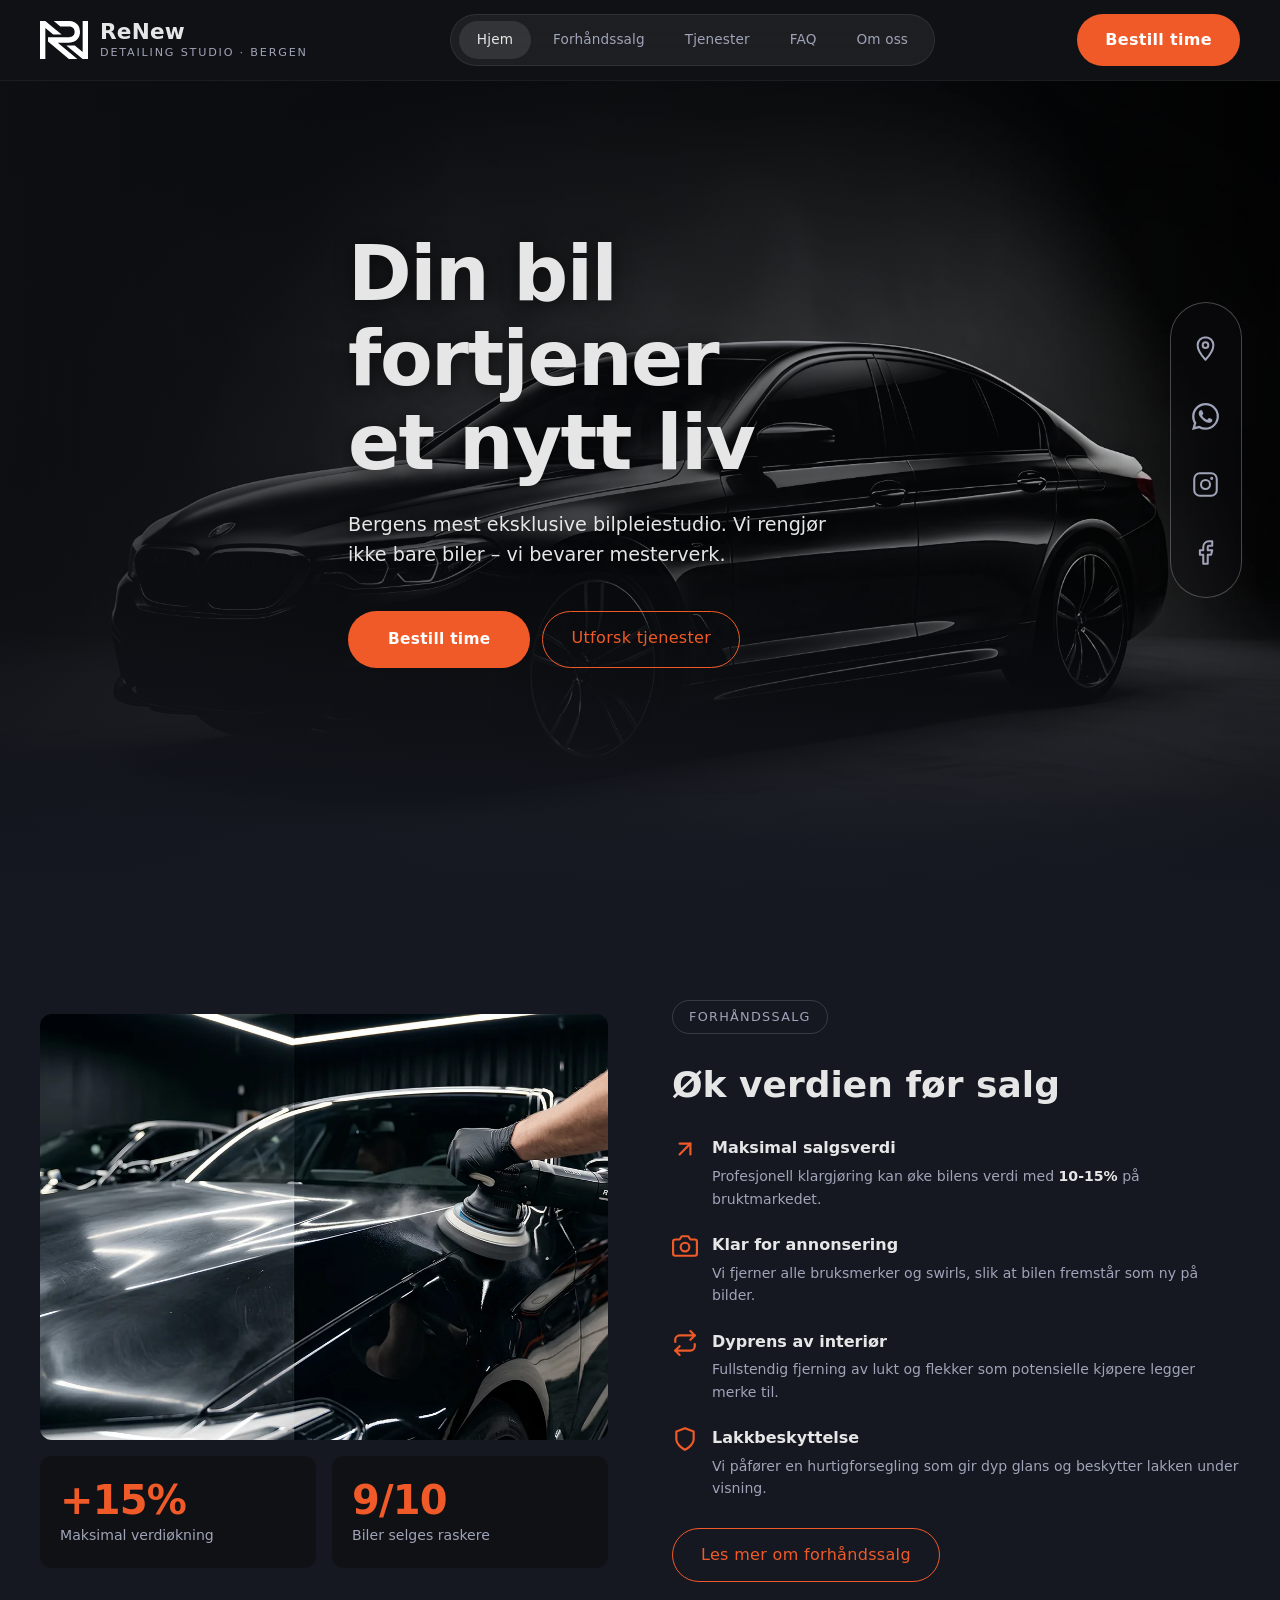
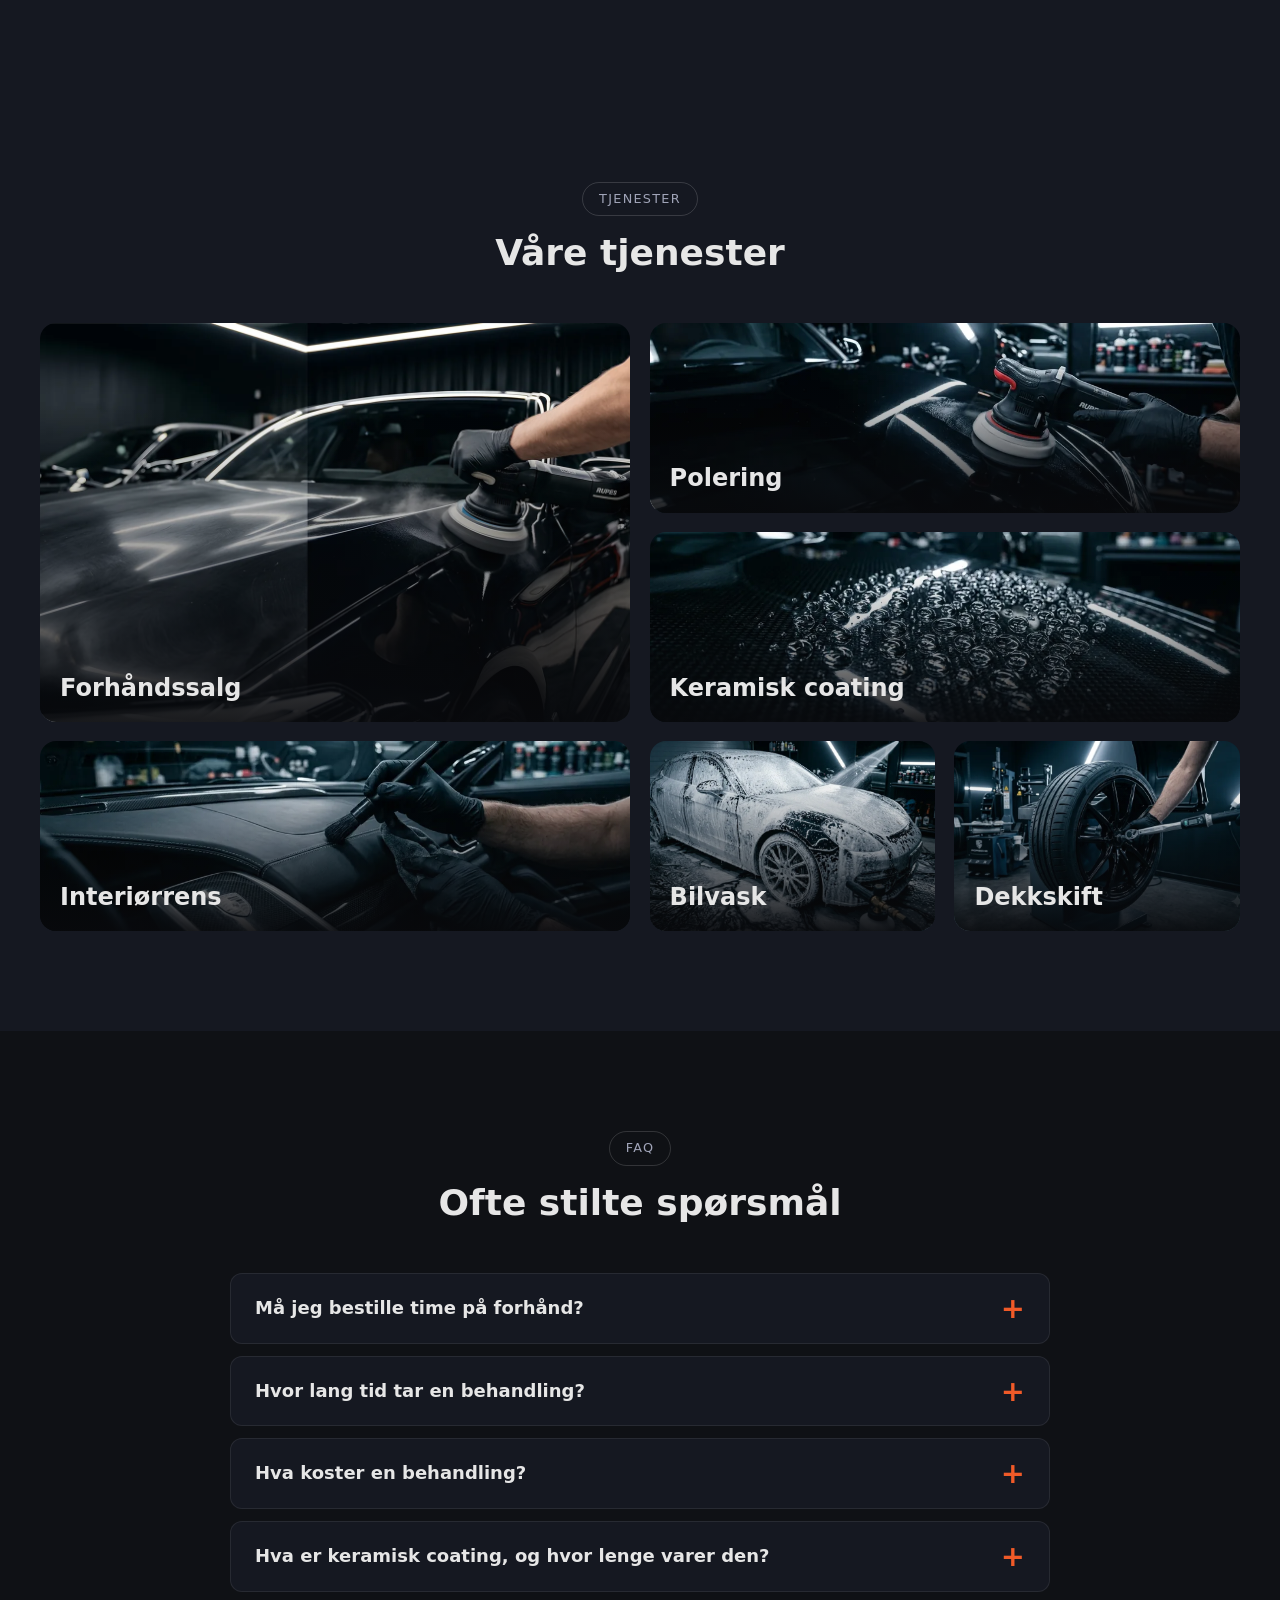
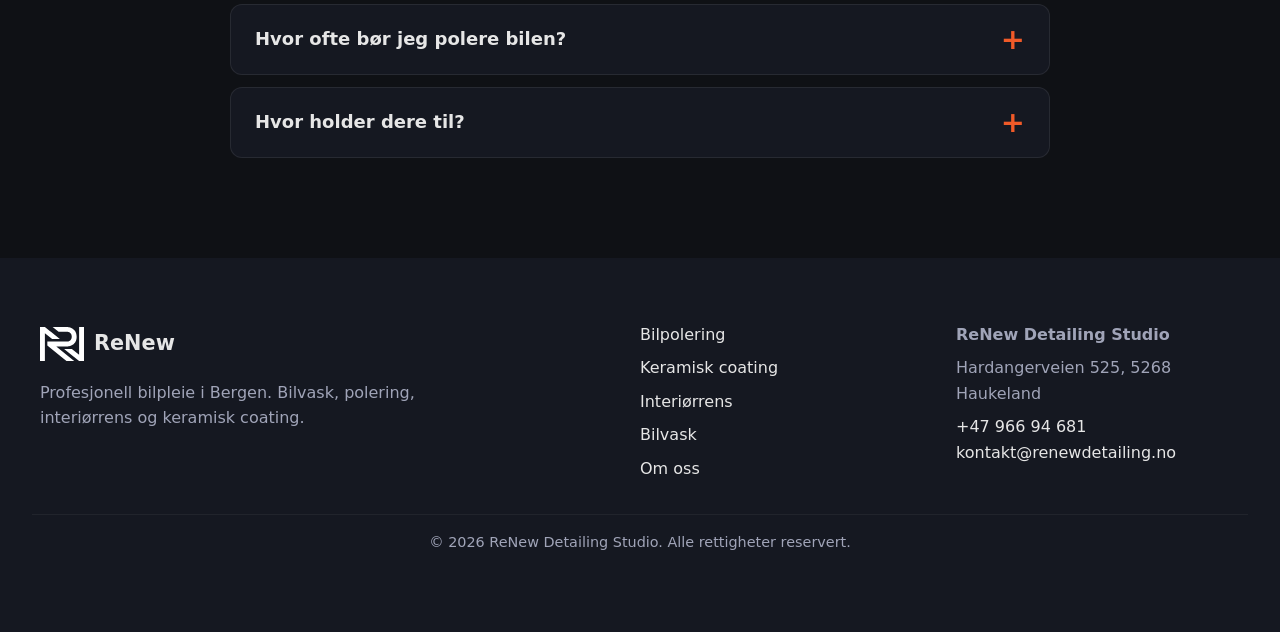
<file: index.html>
<!DOCTYPE html>
<html lang="no">
<head>
  <meta charset="UTF-8">
  <meta name="viewport" content="width=device-width, initial-scale=1.0">

  <title>Bilpleie i Bergen | Polering, Vask, Keramisk Coating</title>
  <meta name="description" content="Profesjonell bilpleie i Bergen. Bilpolering, innvendig rens, keramisk coating og grundig bilvask.">

  <!-- Open Graph / social sharing (update domain when live) -->
  <meta property="og:type" content="website">
  <meta property="og:locale" content="nb_NO">
  <meta property="og:site_name" content="ReNew Detailing Studio">
  <meta property="og:title" content="Bilpleie i Bergen | ReNew Detailing Studio">
  <meta property="og:description" content="Profesjonell bilpleie i Bergen – polering, keramisk coating, interiørrens og bilvask.">
  <meta property="og:image" content="/assets/images/hero/hero-bg.webp">
  <meta name="twitter:card" content="summary_large_image">

  <link rel="icon" href="/favicon.ico">
  <link rel="stylesheet" href="/assets/css/main.css">

  <!-- Local business structured data (helps local SEO) -->
  <script type="application/ld+json">
  {
    "@context": "https://schema.org",
    "@type": "AutoWash",
    "name": "ReNew Detailing Studio",
    "description": "Profesjonell bilpleie i Bergen – polering, keramisk coating, interiørrens og bilvask.",
    "address": {
      "@type": "PostalAddress",
      "streetAddress": "Hardangerveien 525",
      "postalCode": "5268",
      "addressLocality": "Haukeland",
      "addressCountry": "NO"
    },
    "telephone": "+47 966 94 681",
    "areaServed": "Bergen",
    "sameAs": [
      "https://www.instagram.com/renew_detailing_studio_bergen/"
    ]
  }
  </script>

  <!-- FAQ structured data (mirrors the FAQ section below) -->
  <script type="application/ld+json">
  {
    "@context": "https://schema.org",
    "@type": "FAQPage",
    "mainEntity": [
      {
        "@type": "Question",
        "name": "Må jeg bestille time på forhånd?",
        "acceptedAnswer": {
          "@type": "Answer",
          "text": "Ja, vi anbefaler å bestille time på forhånd slik at vi kan sette av nok tid til bilen din. Ta kontakt på telefon eller WhatsApp, så finner vi et tidspunkt som passer."
        }
      },
      {
        "@type": "Question",
        "name": "Hvor lang tid tar en behandling?",
        "acceptedAnswer": {
          "@type": "Answer",
          "text": "Det avhenger av tjenesten og bilens tilstand. En enkel bilvask tar under en time, mens polering eller keramisk coating kan ta fra noen timer til en hel dag."
        }
      },
      {
        "@type": "Question",
        "name": "Hva koster en behandling?",
        "acceptedAnswer": {
          "@type": "Answer",
          "text": "Prisen avhenger av bilens størrelse, tilstand og hvilken tjeneste du velger. Kontakt oss for et uforpliktende pristilbud."
        }
      },
      {
        "@type": "Question",
        "name": "Hva er keramisk coating, og hvor lenge varer den?",
        "acceptedAnswer": {
          "@type": "Answer",
          "text": "Keramisk coating er et beskyttende lag som legges på lakken og gir dyp glans, enklere vask og beskyttelse mot smuss og UV. Avhengig av produkt og vedlikehold varer den fra ett til flere år."
        }
      },
      {
        "@type": "Question",
        "name": "Hvor ofte bør jeg polere bilen?",
        "acceptedAnswer": {
          "@type": "Answer",
          "text": "For de fleste biler holder det med polering én til to ganger i året. Har du keramisk coating eller lakkbeskyttelse, trenger du å polere sjeldnere."
        }
      },
      {
        "@type": "Question",
        "name": "Hvor holder dere til?",
        "acceptedAnswer": {
          "@type": "Answer",
          "text": "Vi holder til på Hardangerveien 525, 5268 Haukeland, like utenfor Bergen sentrum."
        }
      }
    ]
  }
  </script>
</head>

<body>

  <!-- Header -->
  <div id="site-header"></div>

  <!-- Hero / Banner -->
  <main>
    <section class="hero">

      <!-- Main content -->
      <div class="hero-content">
        <h1>Din bil fortjener<br>et nytt liv</h1>
        <p>Bergens mest eksklusive bilpleiestudio. Vi rengjør ikke bare biler – vi bevarer mesterverk.</p>

        <div class="hero-buttons">
          <a href="/kontakt/" class="btn-primary">Bestill time</a>
          <a href="#tjenester" class="btn-outline">Utforsk tjenester</a>
        </div>
      </div>

      <!-- Social sidebar (desktop) -->
      <div class="hero-social" aria-label="Sosiale medier">
        <a href="#" aria-label="Finn oss på kart">
          <svg xmlns="http://www.w3.org/2000/svg" viewBox="0 0 24 24" fill="none" stroke="currentColor" stroke-width="1.8" stroke-linecap="round" stroke-linejoin="round">
            <path d="M12 2C8.13 2 5 5.13 5 9c0 5.25 7 13 7 13s7-7.75 7-13c0-3.87-3.13-7-7-7z"/>
            <circle cx="12" cy="9" r="2.5"/>
          </svg>
        </a>
        <a href="tel:+4796694681" aria-label="Ring oss">
          <svg xmlns="http://www.w3.org/2000/svg" viewBox="0 0 24 24" fill="none" stroke="currentColor" stroke-width="1.8" stroke-linecap="round" stroke-linejoin="round">
            <path d="M22 16.92v3a2 2 0 01-2.18 2 19.79 19.79 0 01-8.63-3.07A19.5 19.5 0 013.07 9.81 19.79 19.79 0 01.01 1.18 2 2 0 012 0h3a2 2 0 012 1.72c.127.96.361 1.903.7 2.81a2 2 0 01-.45 2.11L6.09 7.91a16 16 0 006 6l1.27-1.27a2 2 0 012.11-.45c.907.339 1.85.573 2.81.7A2 2 0 0122 14.92z"/>
          </svg>
        </a>
        <a href="https://wa.me/4796694681?text=Hei%21%20Jeg%20%C3%B8nsker%20et%20tilbud%20p%C3%A5%20bilpleie." target="_blank" rel="noopener" aria-label="WhatsApp">
          <svg xmlns="http://www.w3.org/2000/svg" viewBox="0 0 24 24" fill="currentColor" aria-hidden="true">
            <path d="M17.472 14.382c-.297-.149-1.758-.867-2.03-.967-.273-.099-.471-.148-.67.15-.197.297-.767.967-.94 1.164-.173.199-.347.223-.644.075-.297-.15-1.255-.463-2.39-1.475-.883-.788-1.48-1.761-1.653-2.059-.173-.297-.018-.458.13-.606.134-.133.298-.347.446-.52.149-.174.198-.298.298-.497.099-.198.05-.371-.025-.52-.075-.149-.669-1.612-.916-2.207-.242-.579-.487-.5-.669-.51l-.57-.01c-.198 0-.52.074-.792.372-.272.297-1.04 1.016-1.04 2.479 0 1.462 1.065 2.875 1.213 3.074.149.198 2.096 3.2 5.077 4.487.709.306 1.262.489 1.694.625.712.227 1.36.195 1.872.118.571-.085 1.758-.719 2.006-1.413.248-.694.248-1.289.173-1.413-.074-.124-.272-.198-.57-.347m-5.421 7.403h-.004a9.87 9.87 0 01-5.031-1.378l-.361-.214-3.741.982.998-3.648-.235-.374a9.86 9.86 0 01-1.51-5.26c.001-5.45 4.436-9.884 9.888-9.884 2.64 0 5.122 1.03 6.988 2.898a9.825 9.825 0 012.893 6.994c-.003 5.45-4.437 9.885-9.885 9.885M20.52 3.449C18.24 1.245 15.24 0 12.045 0 5.463 0 .104 5.359.101 11.945c0 2.096.547 4.142 1.588 5.945L0 24l6.305-1.654a11.882 11.882 0 005.683 1.448h.005c6.581 0 11.94-5.359 11.943-11.945a11.86 11.86 0 00-3.495-8.4"/>
          </svg>
        </a>
        <a href="https://www.instagram.com/renew_detailing_studio_bergen/" target="_blank" rel="noopener" aria-label="Instagram">
          <svg xmlns="http://www.w3.org/2000/svg" viewBox="0 0 24 24" fill="none" stroke="currentColor" stroke-width="1.8" stroke-linecap="round" stroke-linejoin="round">
            <rect x="2" y="2" width="20" height="20" rx="5" ry="5"/>
            <circle cx="12" cy="12" r="4"/>
            <circle cx="17.5" cy="6.5" r="0.5" fill="currentColor"/>
          </svg>
        </a>
        <a href="https://facebook.com" target="_blank" rel="noopener" aria-label="Facebook">
          <svg xmlns="http://www.w3.org/2000/svg" viewBox="0 0 24 24" fill="none" stroke="currentColor" stroke-width="1.8" stroke-linecap="round" stroke-linejoin="round">
            <path d="M18 2h-3a5 5 0 00-5 5v3H7v4h3v8h4v-8h3l1-4h-4V7a1 1 0 011-1h3z"/>
          </svg>
        </a>
      </div>

      <!-- Mobile bottom bar -->
      <nav class="hero-mobile-bar" aria-label="Kontakt og sosiale medier">
        <a href="https://maps.google.com" target="_blank" rel="noopener" aria-label="Finn oss på kart">
          <svg xmlns="http://www.w3.org/2000/svg" viewBox="0 0 24 24" fill="none" stroke="currentColor" stroke-width="1.8" stroke-linecap="round" stroke-linejoin="round">
            <path d="M12 2C8.13 2 5 5.13 5 9c0 5.25 7 13 7 13s7-7.75 7-13c0-3.87-3.13-7-7-7z"/>
            <circle cx="12" cy="9" r="2.5"/>
          </svg>
        </a>
        <a href="tel:+4796694681" aria-label="Ring oss">
          <svg xmlns="http://www.w3.org/2000/svg" viewBox="0 0 24 24" fill="none" stroke="currentColor" stroke-width="1.8" stroke-linecap="round" stroke-linejoin="round">
            <path d="M22 16.92v3a2 2 0 01-2.18 2 19.79 19.79 0 01-8.63-3.07A19.5 19.5 0 013.07 9.81 19.79 19.79 0 01.01 1.18 2 2 0 012 0h3a2 2 0 012 1.72c.127.96.361 1.903.7 2.81a2 2 0 01-.45 2.11L6.09 7.91a16 16 0 006 6l1.27-1.27a2 2 0 012.11-.45c.907.339 1.85.573 2.81.7A2 2 0 0122 14.92z"/>
          </svg>
        </a>
        <a href="https://wa.me/4796694681?text=Hei%21%20Jeg%20%C3%B8nsker%20et%20tilbud%20p%C3%A5%20bilpleie." target="_blank" rel="noopener" aria-label="WhatsApp">
          <svg xmlns="http://www.w3.org/2000/svg" viewBox="0 0 24 24" fill="currentColor" aria-hidden="true">
            <path d="M17.472 14.382c-.297-.149-1.758-.867-2.03-.967-.273-.099-.471-.148-.67.15-.197.297-.767.967-.94 1.164-.173.199-.347.223-.644.075-.297-.15-1.255-.463-2.39-1.475-.883-.788-1.48-1.761-1.653-2.059-.173-.297-.018-.458.13-.606.134-.133.298-.347.446-.52.149-.174.198-.298.298-.497.099-.198.05-.371-.025-.52-.075-.149-.669-1.612-.916-2.207-.242-.579-.487-.5-.669-.51l-.57-.01c-.198 0-.52.074-.792.372-.272.297-1.04 1.016-1.04 2.479 0 1.462 1.065 2.875 1.213 3.074.149.198 2.096 3.2 5.077 4.487.709.306 1.262.489 1.694.625.712.227 1.36.195 1.872.118.571-.085 1.758-.719 2.006-1.413.248-.694.248-1.289.173-1.413-.074-.124-.272-.198-.57-.347m-5.421 7.403h-.004a9.87 9.87 0 01-5.031-1.378l-.361-.214-3.741.982.998-3.648-.235-.374a9.86 9.86 0 01-1.51-5.26c.001-5.45 4.436-9.884 9.888-9.884 2.64 0 5.122 1.03 6.988 2.898a9.825 9.825 0 012.893 6.994c-.003 5.45-4.437 9.885-9.885 9.885M20.52 3.449C18.24 1.245 15.24 0 12.045 0 5.463 0 .104 5.359.101 11.945c0 2.096.547 4.142 1.588 5.945L0 24l6.305-1.654a11.882 11.882 0 005.683 1.448h.005c6.581 0 11.94-5.359 11.943-11.945a11.86 11.86 0 00-3.495-8.4"/>
          </svg>
        </a>
        <a href="https://www.instagram.com/renew_detailing_studio_bergen/" target="_blank" rel="noopener" aria-label="Instagram">
          <svg xmlns="http://www.w3.org/2000/svg" viewBox="0 0 24 24" fill="none" stroke="currentColor" stroke-width="1.8" stroke-linecap="round" stroke-linejoin="round">
            <rect x="2" y="2" width="20" height="20" rx="5" ry="5"/>
            <circle cx="12" cy="12" r="4"/>
            <circle cx="17.5" cy="6.5" r="0.5" fill="currentColor"/>
          </svg>
        </a>
        <a href="https://facebook.com" target="_blank" rel="noopener" aria-label="Facebook">
          <svg xmlns="http://www.w3.org/2000/svg" viewBox="0 0 24 24" fill="none" stroke="currentColor" stroke-width="1.8" stroke-linecap="round" stroke-linejoin="round">
            <path d="M18 2h-3a5 5 0 00-5 5v3H7v4h3v8h4v-8h3l1-4h-4V7a1 1 0 011-1h3z"/>
          </svg>
        </a>
      </nav>

    </section>

    <!-- Forhåndssalg — Feature block -->
    <section class="feature-section forhands-salg" id="forhands-salg">
      <div class="feature-inner">

        <!-- Left: image + stats -->
        <div class="feature-media">
          <div class="feature-img-wrap">
            <!-- TODO: замени на своё фото (рекомендуемый размер: 800×600px webp) -->
            <img
              src="/assets/images/services/forhands-salg.webp"
              alt="Profesjonell bilpolering og forhåndssalg klargjøring Bergen"
              loading="lazy"
            >
          </div>
          <div class="feature-stats">
            <div class="stat-box">
              <span class="stat-value">+15%</span>
              <span class="stat-label">Maksimal verdiøkning</span>
            </div>
            <div class="stat-box">
              <span class="stat-value">9/10</span>
              <span class="stat-label">Biler selges raskere</span>
            </div>
          </div>
        </div>

        <!-- Right: content -->
        <div class="feature-content">
          <span class="section-tag">Forhåndssalg</span>
          <h2>Øk verdien før salg</h2>

          <ul class="feature-list">
            <li>
              <span class="feature-icon">
                <svg xmlns="http://www.w3.org/2000/svg" viewBox="0 0 24 24" fill="none" stroke="currentColor" stroke-width="2" stroke-linecap="round" stroke-linejoin="round">
                  <line x1="7" y1="17" x2="17" y2="7"/><polyline points="7 7 17 7 17 17"/>
                </svg>
              </span>
              <div>
                <strong>Maksimal salgsverdi</strong>
                <p>Profesjonell klargjøring kan øke bilens verdi med <strong>10-15%</strong> på bruktmarkedet.</p>
              </div>
            </li>
            <li>
              <span class="feature-icon">
                <svg xmlns="http://www.w3.org/2000/svg" viewBox="0 0 24 24" fill="none" stroke="currentColor" stroke-width="2" stroke-linecap="round" stroke-linejoin="round">
                  <path d="M23 19a2 2 0 01-2 2H3a2 2 0 01-2-2V8a2 2 0 012-2h4l2-3h6l2 3h4a2 2 0 012 2z"/><circle cx="12" cy="13" r="4"/>
                </svg>
              </span>
              <div>
                <strong>Klar for annonsering</strong>
                <p>Vi fjerner alle bruksmerker og swirls, slik at bilen fremstår som ny på bilder.</p>
              </div>
            </li>
            <li>
              <span class="feature-icon">
                <svg xmlns="http://www.w3.org/2000/svg" viewBox="0 0 24 24" fill="none" stroke="currentColor" stroke-width="2" stroke-linecap="round" stroke-linejoin="round">
                  <polyline points="17 1 21 5 17 9"/><path d="M3 11V9a4 4 0 014-4h14"/><polyline points="7 23 3 19 7 15"/><path d="M21 13v2a4 4 0 01-4 4H3"/>
                </svg>
              </span>
              <div>
                <strong>Dyprens av interiør</strong>
                <p>Fullstendig fjerning av lukt og flekker som potensielle kjøpere legger merke til.</p>
              </div>
            </li>
            <li>
              <span class="feature-icon">
                <svg xmlns="http://www.w3.org/2000/svg" viewBox="0 0 24 24" fill="none" stroke="currentColor" stroke-width="2" stroke-linecap="round" stroke-linejoin="round">
                  <path d="M12 22s8-4 8-10V5l-8-3-8 3v7c0 6 8 10 8 10z"/>
                </svg>
              </span>
              <div>
                <strong>Lakkbeskyttelse</strong>
                <p>Vi påfører en hurtigforsegling som gir dyp glans og beskytter lakken under visning.</p>
              </div>
            </li>
          </ul>

          <a href="/kontakt/" class="btn-outline">Les mer om forhåndssalg</a>
        </div>

      </div>
    </section>

    <section class="services" id="tjenester">
      <div class="services-head">
        <span class="section-tag">Tjenester</span>
        <h2>Våre tjenester</h2>
      </div>

      <div class="services-grid">
        <!-- Size = priority. Add more tiles with size-lg / size-wide / size-sm -->
        <a class="service-tile size-lg" href="/forhandssalg/"
           style="--img: url('/assets/images/services/forhands-salg.webp')">
          <div class="service-overlay">
            <h3>Forhåndssalg</h3>
            <p>Komplett salgsklargjøring som hjelper deg å selge bilen raskere og for mer.</p>
          </div>
        </a>

        <a class="service-tile size-wide" href="/bilpolering-bergen/"
           style="--img: url('/assets/images/services/polering.webp')">
          <div class="service-overlay">
            <h3>Polering</h3>
            <p>1–3-stegs polering og lokal korrigering for å fjerne vaskeriper og gi dyp glans.</p>
          </div>
        </a>

        <a class="service-tile size-wide" href="/keramisk-coating-bergen/"
           style="--img: url('/assets/images/services/keramisk-coating.webp')">
          <div class="service-overlay">
            <h3>Keramisk coating</h3>
            <p>Langvarig keramisk beskyttelse som gir ekstrem glans og gjør bilen lettere å holde ren.</p>
          </div>
        </a>

        <a class="service-tile size-wide" href="/interior-rens-bergen/"
           style="--img: url('/assets/images/services/interior-rens.webp')">
          <div class="service-overlay">
            <h3>Interiørrens</h3>
            <p>Grundig rengjøring av kupé, seter og detaljer – fjerner lukt, flekker og skitt.</p>
          </div>
        </a>

        <a class="service-tile size-sm" href="/bilvask-bergen/"
           style="--img: url('/assets/images/services/bilvask.webp')">
          <div class="service-overlay">
            <h3>Bilvask</h3>
            <p>Skånsom håndvask med høy standard som forbereder lakken og bevarer overflaten.</p>
          </div>
        </a>

        <a class="service-tile size-sm" href="/dekkskift/"
           style="--img: url('/assets/images/services/dekkskift.webp')">
          <div class="service-overlay">
            <h3>Dekkskift</h3>
            <p>Rask og trygg skifte av hjul mellom sesongene – riktig montering hver gang.</p>
          </div>
        </a>
      </div>
    </section>

    <!-- FAQ -->
    <section class="faq" id="faq">
      <div class="faq-head">
        <span class="section-tag">FAQ</span>
        <h2>Ofte stilte spørsmål</h2>
      </div>

      <div class="faq-list">
        <details class="faq-item">
          <summary>Må jeg bestille time på forhånd?</summary>
          <div class="faq-answer">
            <p>Ja, vi anbefaler å bestille time på forhånd slik at vi kan sette av nok tid til bilen din. Ta kontakt på telefon eller WhatsApp, så finner vi et tidspunkt som passer.</p>
          </div>
        </details>

        <details class="faq-item">
          <summary>Hvor lang tid tar en behandling?</summary>
          <div class="faq-answer">
            <p>Det avhenger av tjenesten og bilens tilstand. En enkel bilvask tar under en time, mens polering eller keramisk coating kan ta fra noen timer til en hel dag. Du får et tidsestimat når du bestiller.</p>
          </div>
        </details>

        <details class="faq-item">
          <summary>Hva koster en behandling?</summary>
          <div class="faq-answer">
            <p>Prisen avhenger av bilens størrelse, tilstand og hvilken tjeneste du velger. Kontakt oss for et uforpliktende pristilbud – gjerne med et bilde av bilen på WhatsApp.</p>
          </div>
        </details>

        <details class="faq-item">
          <summary>Hva er keramisk coating, og hvor lenge varer den?</summary>
          <div class="faq-answer">
            <p>Keramisk coating er et beskyttende lag som legges på lakken og gir dyp glans, enklere vask og beskyttelse mot smuss og UV. Avhengig av produkt og vedlikehold varer den fra ett til flere år.</p>
          </div>
        </details>

        <details class="faq-item">
          <summary>Hvor ofte bør jeg polere bilen?</summary>
          <div class="faq-answer">
            <p>For de fleste biler holder det med polering én til to ganger i året. Har du keramisk coating eller lakkbeskyttelse, trenger du å polere sjeldnere.</p>
          </div>
        </details>

        <details class="faq-item">
          <summary>Hvor holder dere til?</summary>
          <div class="faq-answer">
            <p>Vi holder til på Hardangerveien 525, 5268 Haukeland, like utenfor Bergen sentrum. Se kart og veibeskrivelse på <a href="/om-oss/">Om oss</a>-siden.</p>
          </div>
        </details>
      </div>
    </section>
  </main>

  <!-- Footer -->
  <div id="site-footer"></div>

  <script src="/assets/js/main.js" defer></script>
</body>
</html>
</file>
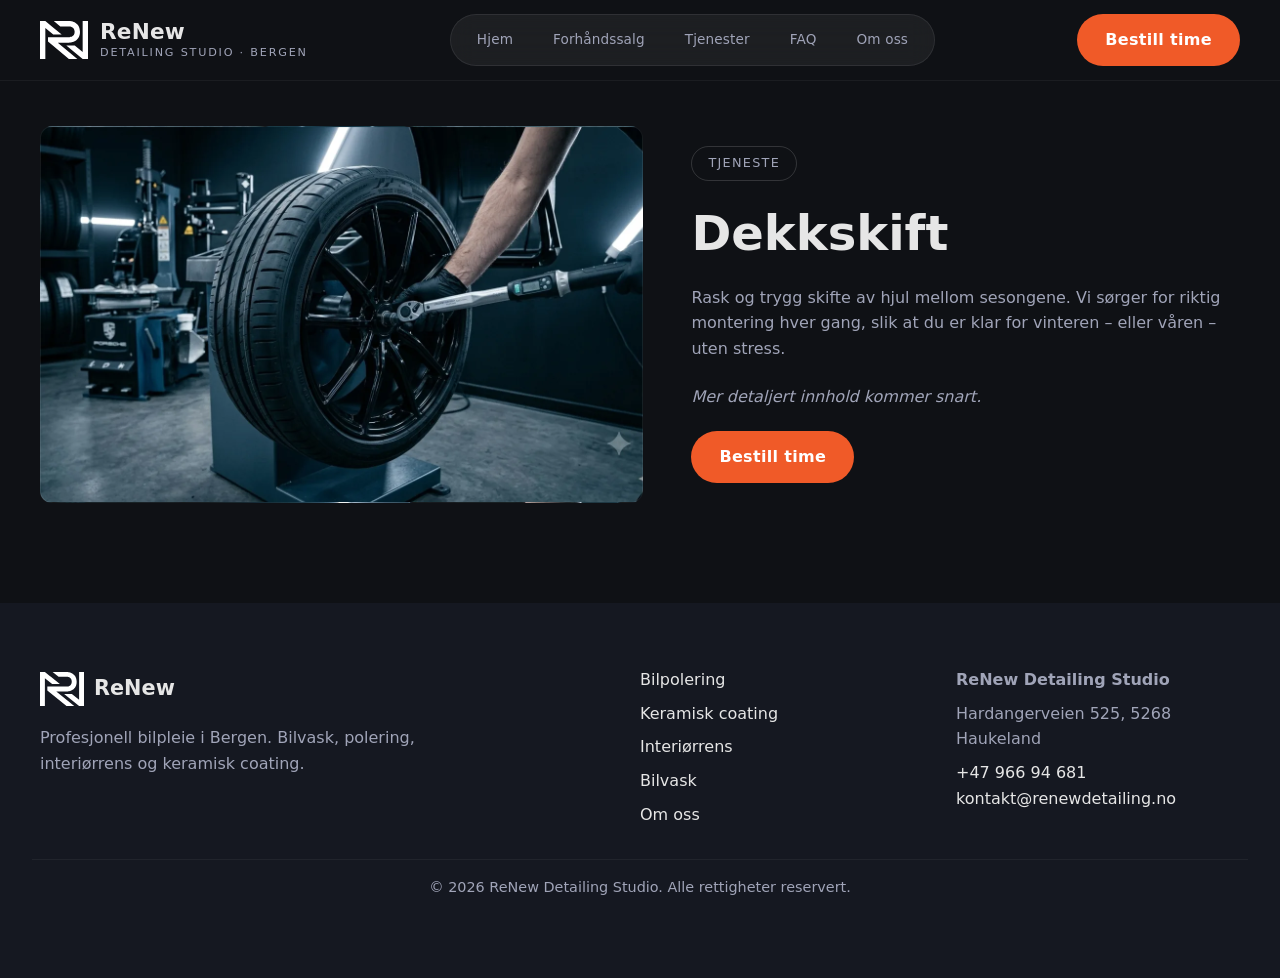
<file: dekkskift/index.html>
<!DOCTYPE html>
<html lang="no">
<head>
  <meta charset="UTF-8">
  <meta name="viewport" content="width=device-width, initial-scale=1.0">

  <title>Dekkskift i Bergen | ReNew Detailing Studio</title>
  <meta name="description" content="Rask og trygg dekkskift og hjulskifte i Bergen. Vi hjelper deg med sesongskifte av hjul – riktig montering hver gang.">

  <link rel="icon" href="/favicon.ico">
  <link rel="stylesheet" href="/assets/css/main.css">
</head>

<body>

  <div id="site-header"></div>

  <main>
    <section class="service-intro">
      <div class="service-intro-inner">

        <div class="service-intro-media"
             style="--img: url('/assets/images/services/dekkskift-full.webp')"
             role="img" aria-label="Dekkskift i Bergen"></div>

        <div class="service-intro-content">
          <span class="section-tag">Tjeneste</span>
          <h1>Dekkskift</h1>
          <p>
            Rask og trygg skifte av hjul mellom sesongene. Vi sørger for riktig
            montering hver gang, slik at du er klar for vinteren – eller våren –
            uten stress.
          </p>
          <p><em>Mer detaljert innhold kommer snart.</em></p>
          <a class="btn-primary" href="/kontakt/">Bestill time</a>
        </div>

      </div>
    </section>
  </main>

  <div id="site-footer"></div>

  <script src="/assets/js/main.js" defer></script>
</body>
</html>
</file>
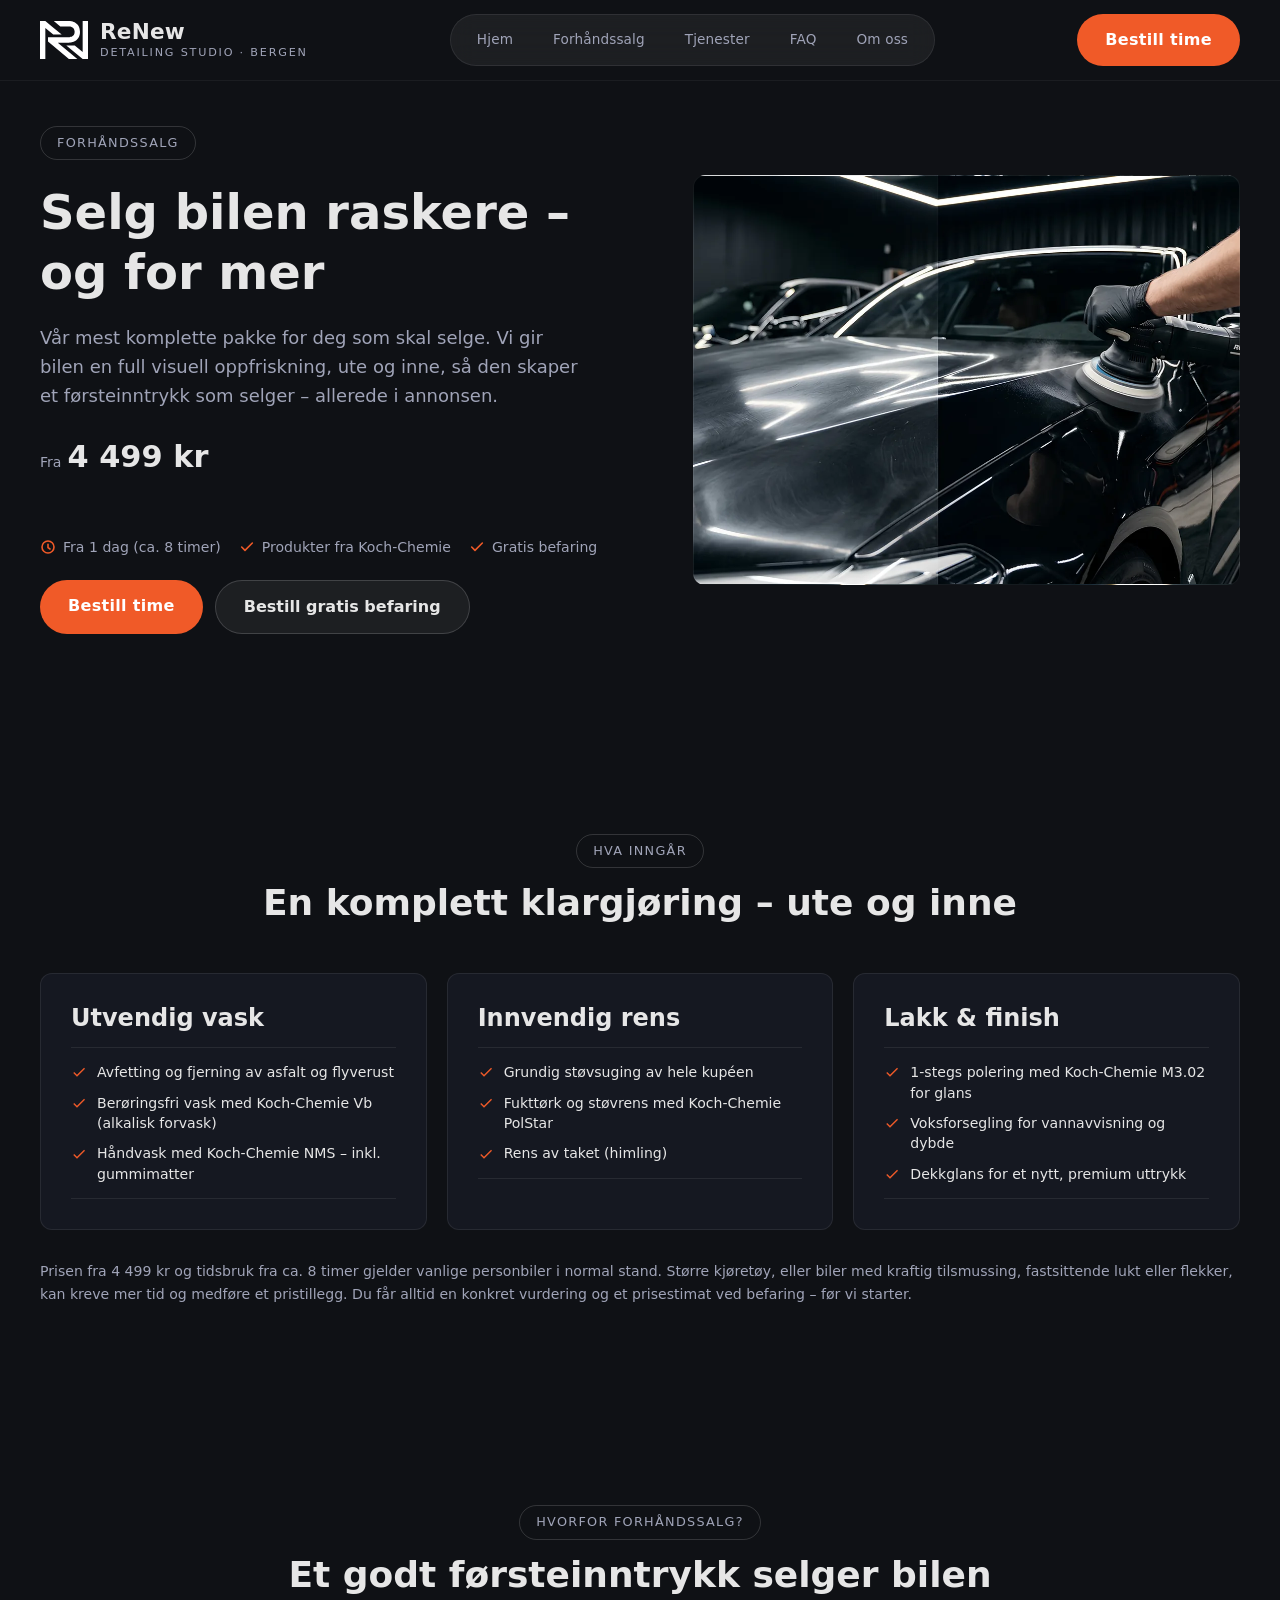
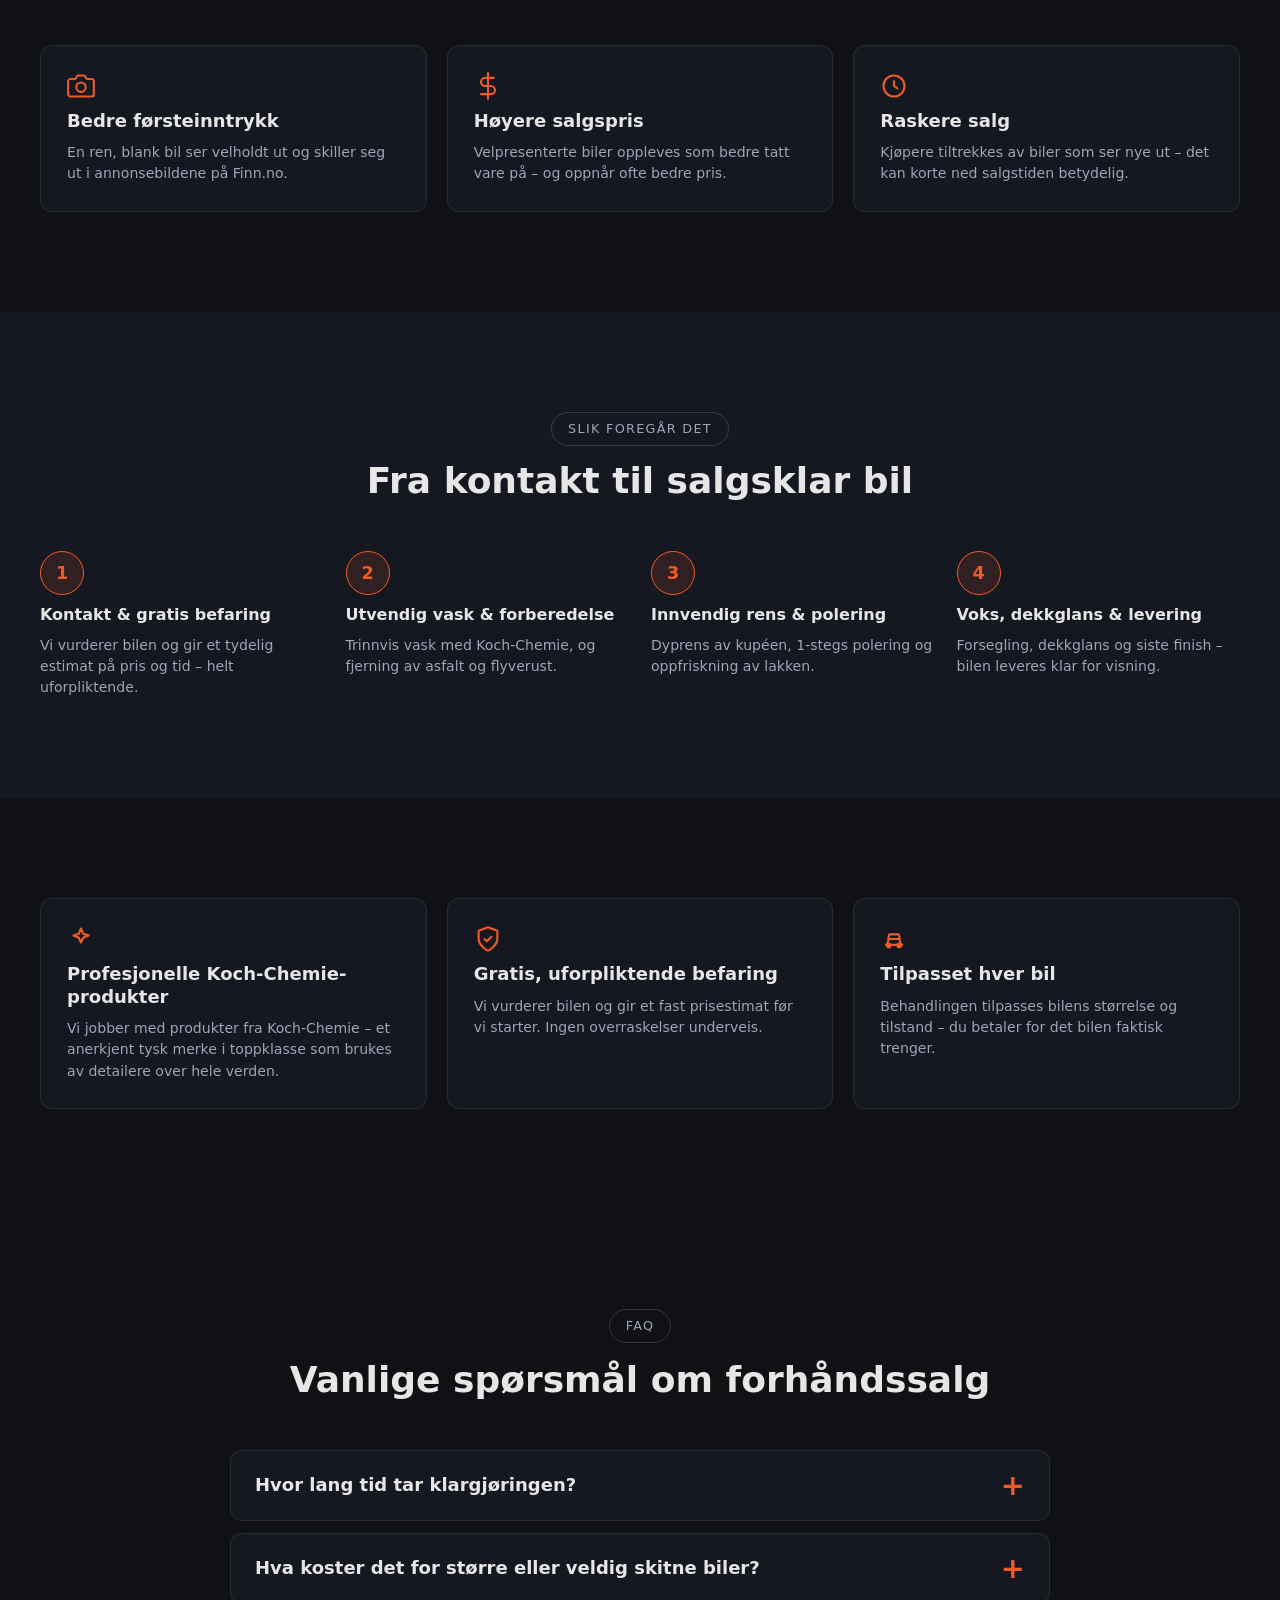
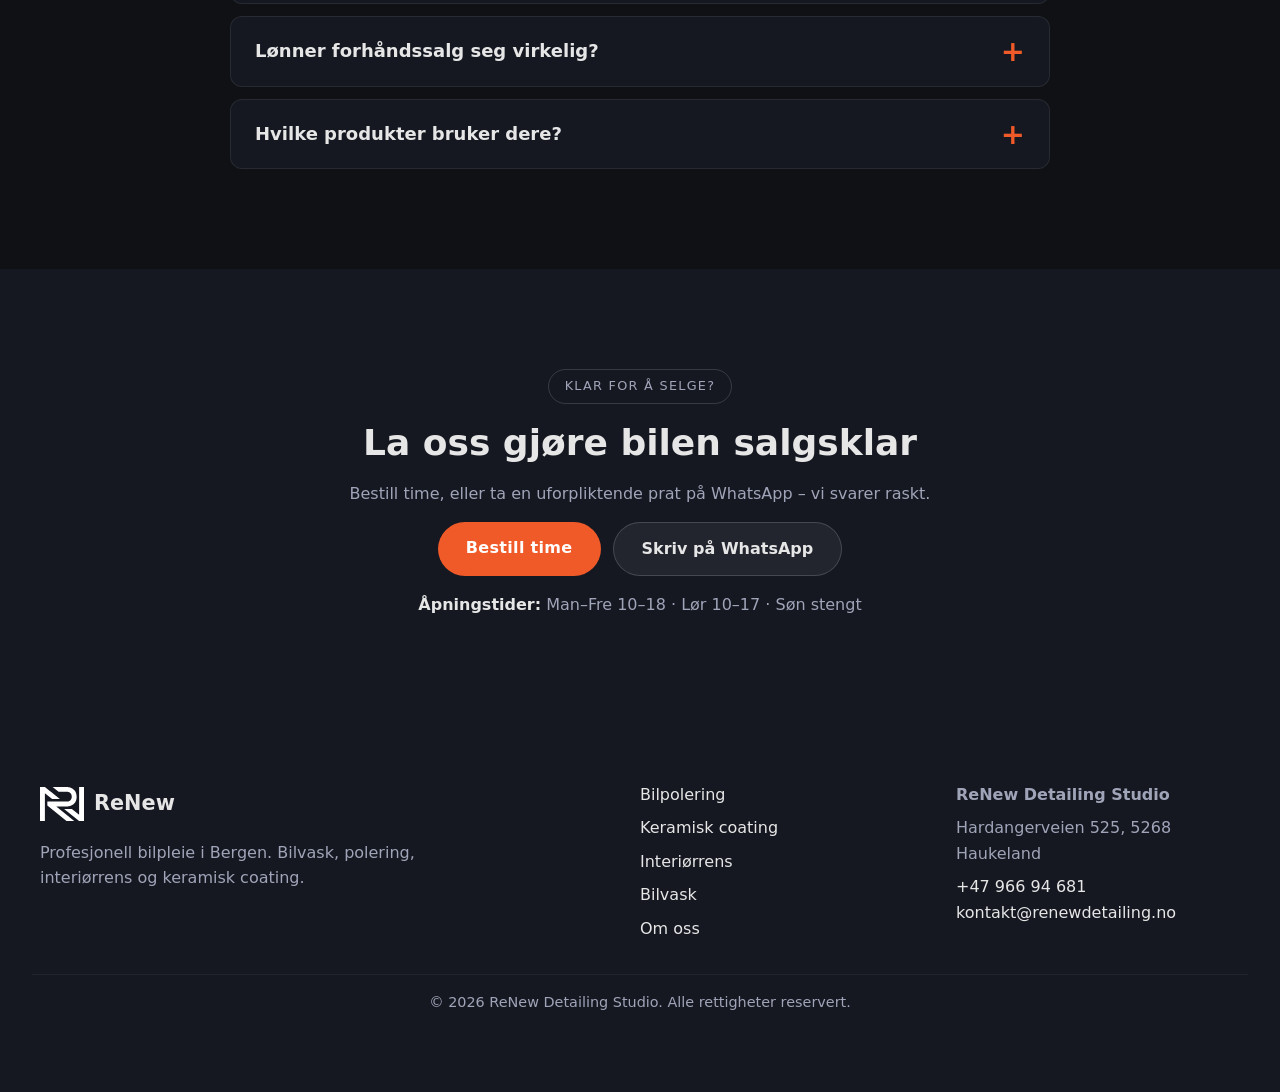
<file: forhandssalg/index.html>
<!DOCTYPE html>
<html lang="no">
<head>
  <meta charset="UTF-8">
  <meta name="viewport" content="width=device-width, initial-scale=1.0">

  <title>Forhåndssalg – salgsklargjøring i Bergen | ReNew Detailing Studio</title>
  <meta name="description" content="Salgsklargjøring i Bergen som hjelper deg å selge bilen raskere og for mer. Komplett utvendig og innvendig klargjøring med Koch-Chemie. Fra 4 499 kr. Bestill gratis befaring.">

  <link rel="icon" href="/favicon.ico">
  <link rel="stylesheet" href="/assets/css/main.css">
</head>

<body>

  <div id="site-header"></div>

  <main>

    <!-- 1) HERO -->
    <section class="svc-hero">
      <div class="svc-hero-inner">
        <div class="svc-hero-content">
          <span class="section-tag">Forhåndssalg</span>
          <h1>Selg bilen raskere – og for mer</h1>
          <p class="svc-hero-lead">
            Vår mest komplette pakke for deg som skal selge. Vi gir bilen en full
            visuell oppfriskning, ute og inne, så den skaper et førsteinntrykk som
            selger – allerede i annonsen.
          </p>
          <p class="svc-price-from"><span>Fra</span>4 499 kr</p>
          <div class="svc-trust-inline">
            <span><svg viewBox="0 0 24 24" fill="none" stroke="currentColor" stroke-width="2.4" stroke-linecap="round" stroke-linejoin="round"><path d="M12 8v5l3 2"/><circle cx="12" cy="12" r="9"/></svg> Fra 1 dag (ca. 8 timer)</span>
            <span><svg viewBox="0 0 24 24" fill="none" stroke="currentColor" stroke-width="2.4" stroke-linecap="round" stroke-linejoin="round"><path d="M20 6 9 17l-5-5"/></svg> Produkter fra Koch-Chemie</span>
            <span><svg viewBox="0 0 24 24" fill="none" stroke="currentColor" stroke-width="2.4" stroke-linecap="round" stroke-linejoin="round"><path d="M20 6 9 17l-5-5"/></svg> Gratis befaring</span>
          </div>
          <div class="svc-actions">
            <a class="btn-primary" href="/kontakt/">Bestill time</a>
            <a class="btn-ghost" href="https://wa.me/4796694681?text=Hei%21%20Jeg%20%C3%B8nsker%20en%20gratis%20befaring%20for%20forh%C3%A5ndssalg." target="_blank" rel="noopener">Bestill gratis befaring</a>
          </div>
        </div>
        <div class="svc-hero-media" style="--img: url('/assets/images/services/forhands-salg.webp')" role="img" aria-label="Salgsklargjøring av bil i Bergen"></div>
      </div>
    </section>

    <!-- 2) WHAT'S INCLUDED -->
    <section class="tiers">
      <div class="svc-heading">
        <span class="section-tag">Hva inngår</span>
        <h2>En komplett klargjøring – ute og inne</h2>
      </div>

      <div class="tier-grid svc-section">
        <article class="tier">
          <h3 class="tier-name">Utvendig vask</h3>
          <ul class="tier-features">
            <li>Avfetting og fjerning av asfalt og flyverust</li>
            <li>Berøringsfri vask med Koch-Chemie Vb (alkalisk forvask)</li>
            <li>Håndvask med Koch-Chemie NMS – inkl. gummimatter</li>
          </ul>
        </article>
        <article class="tier">
          <h3 class="tier-name">Innvendig rens</h3>
          <ul class="tier-features">
            <li>Grundig støvsuging av hele kupéen</li>
            <li>Fukttørk og støvrens med Koch-Chemie PolStar</li>
            <li>Rens av taket (himling)</li>
          </ul>
        </article>
        <article class="tier">
          <h3 class="tier-name">Lakk &amp; finish</h3>
          <ul class="tier-features">
            <li>1-stegs polering med Koch-Chemie M3.02 for glans</li>
            <li>Voksforsegling for vannavvisning og dybde</li>
            <li>Dekkglans for et nytt, premium uttrykk</li>
          </ul>
        </article>
      </div>

      <p class="tiers-note">
        Prisen fra 4 499 kr og tidsbruk fra ca. 8 timer gjelder vanlige personbiler
        i normal stand. Større kjøretøy, eller biler med kraftig tilsmussing, fastsittende
        lukt eller flekker, kan kreve mer tid og medføre et pristillegg. Du får alltid en
        konkret vurdering og et prisestimat ved befaring – før vi starter.
      </p>
    </section>

    <!-- 3) WHY IT PAYS OFF -->
    <section class="trust">
      <div class="svc-heading">
        <span class="section-tag">Hvorfor forhåndssalg?</span>
        <h2>Et godt førsteinntrykk selger bilen</h2>
      </div>
      <div class="trust-grid svc-section">
        <div class="trust-item">
          <svg viewBox="0 0 24 24" fill="none" stroke="currentColor" stroke-width="1.8" stroke-linecap="round" stroke-linejoin="round"><path d="M23 19a2 2 0 0 1-2 2H3a2 2 0 0 1-2-2V8a2 2 0 0 1 2-2h4l2-3h6l2 3h4a2 2 0 0 1 2 2z"/><circle cx="12" cy="13" r="4"/></svg>
          <h3>Bedre førsteinntrykk</h3>
          <p>En ren, blank bil ser velholdt ut og skiller seg ut i annonsebildene på Finn.no.</p>
        </div>
        <div class="trust-item">
          <svg viewBox="0 0 24 24" fill="none" stroke="currentColor" stroke-width="1.8" stroke-linecap="round" stroke-linejoin="round"><path d="M12 1v22"/><path d="M17 5H9.5a3.5 3.5 0 0 0 0 7h5a3.5 3.5 0 0 1 0 7H6"/></svg>
          <h3>Høyere salgspris</h3>
          <p>Velpresenterte biler oppleves som bedre tatt vare på – og oppnår ofte bedre pris.</p>
        </div>
        <div class="trust-item">
          <svg viewBox="0 0 24 24" fill="none" stroke="currentColor" stroke-width="1.8" stroke-linecap="round" stroke-linejoin="round"><circle cx="12" cy="12" r="9"/><path d="M12 8v4l3 2"/></svg>
          <h3>Raskere salg</h3>
          <p>Kjøpere tiltrekkes av biler som ser nye ut – det kan korte ned salgstiden betydelig.</p>
        </div>
      </div>
    </section>

    <!-- 4) PROCESS -->
    <section class="process">
      <div class="svc-heading">
        <span class="section-tag">Slik foregår det</span>
        <h2>Fra kontakt til salgsklar bil</h2>
      </div>
      <div class="process-steps svc-section">
        <div class="step">
          <h3>Kontakt &amp; gratis befaring</h3>
          <p>Vi vurderer bilen og gir et tydelig estimat på pris og tid – helt uforpliktende.</p>
        </div>
        <div class="step">
          <h3>Utvendig vask &amp; forberedelse</h3>
          <p>Trinnvis vask med Koch-Chemie, og fjerning av asfalt og flyverust.</p>
        </div>
        <div class="step">
          <h3>Innvendig rens &amp; polering</h3>
          <p>Dyprens av kupéen, 1-stegs polering og oppfriskning av lakken.</p>
        </div>
        <div class="step">
          <h3>Voks, dekkglans &amp; levering</h3>
          <p>Forsegling, dekkglans og siste finish – bilen leveres klar for visning.</p>
        </div>
      </div>
    </section>

    <!-- 5) TRUST -->
    <section class="trust">
      <div class="trust-grid svc-section">
        <div class="trust-item">
          <svg viewBox="0 0 24 24" fill="none" stroke="currentColor" stroke-width="1.8" stroke-linecap="round" stroke-linejoin="round"><path d="M12 3l1.9 4.6L18.5 9l-4.6 1.9L12 15l-1.9-4.1L5.5 9l4.6-1.4z"/></svg>
          <h3>Profesjonelle Koch-Chemie-produkter</h3>
          <p>Vi jobber med produkter fra Koch-Chemie – et anerkjent tysk merke i toppklasse som brukes av detailere over hele verden.</p>
        </div>
        <div class="trust-item">
          <svg viewBox="0 0 24 24" fill="none" stroke="currentColor" stroke-width="1.8" stroke-linecap="round" stroke-linejoin="round"><path d="M12 22s8-4 8-10V5l-8-3-8 3v7c0 6 8 10 8 10z"/><path d="M9 12l2 2 4-4"/></svg>
          <h3>Gratis, uforpliktende befaring</h3>
          <p>Vi vurderer bilen og gir et fast prisestimat før vi starter. Ingen overraskelser underveis.</p>
        </div>
        <div class="trust-item">
          <svg viewBox="0 0 24 24" fill="none" stroke="currentColor" stroke-width="1.8" stroke-linecap="round" stroke-linejoin="round"><path d="M5 17h14M6 17l1.5-5h9L18 17M7 12l1-4h8l1 4"/><circle cx="7.5" cy="17.5" r="1.5"/><circle cx="16.5" cy="17.5" r="1.5"/></svg>
          <h3>Tilpasset hver bil</h3>
          <p>Behandlingen tilpasses bilens størrelse og tilstand – du betaler for det bilen faktisk trenger.</p>
        </div>
      </div>
    </section>

    <!-- 6) FAQ -->
    <section class="faq">
      <div class="faq-head">
        <span class="section-tag">FAQ</span>
        <h2>Vanlige spørsmål om forhåndssalg</h2>
      </div>
      <div class="faq-list">
        <details class="faq-item">
          <summary>Hvor lang tid tar klargjøringen?</summary>
          <div class="faq-answer"><p>For en vanlig personbil tar det som regel rundt 8 timer – altså én dag. Er bilen stor eller kraftig tilsmusset (fastsittende lukt, flekker e.l.), kan det ta lengre tid, og vi avtaler dette på forhånd.</p></div>
        </details>
        <details class="faq-item">
          <summary>Hva koster det for større eller veldig skitne biler?</summary>
          <div class="faq-answer"><p>Prisen fra 4 499 kr gjelder vanlige personbiler i normal stand. For varebil, store biler eller kraftig tilsmussede biler kan det tilkomme et tillegg. Det avklarer vi alltid ved befaring, så du vet prisen før vi starter.</p></div>
        </details>
        <details class="faq-item">
          <summary>Lønner forhåndssalg seg virkelig?</summary>
          <div class="faq-answer"><p>En velpresentert bil gir et bedre førsteinntrykk i annonsen, oppleves som bedre tatt vare på, og kan både selges raskere og oppnå bedre pris. For mange dekker klargjøringen seg selv flere ganger.</p></div>
        </details>
        <details class="faq-item">
          <summary>Hvilke produkter bruker dere?</summary>
          <div class="faq-answer"><p>Vi bruker profesjonelle produkter fra Koch-Chemie – blant annet Vb og NMS til vask, PolStar innvendig og M3.02 til polering. Det er kvalitetsprodukter som gir et rent, jevnt og varig resultat.</p></div>
        </details>
      </div>
    </section>

    <!-- 7) FINAL CTA -->
    <section class="svc-cta">
      <div class="svc-cta-inner">
        <span class="section-tag">Klar for å selge?</span>
        <h2>La oss gjøre bilen salgsklar</h2>
        <p>Bestill time, eller ta en uforpliktende prat på WhatsApp – vi svarer raskt.</p>
        <div class="svc-actions">
          <a class="btn-primary" href="/kontakt/">Bestill time</a>
          <a class="btn-ghost" href="https://wa.me/4796694681?text=Hei%21%20Jeg%20har%20et%20sp%C3%B8rsm%C3%A5l%20om%20forh%C3%A5ndssalg." target="_blank" rel="noopener">Skriv på WhatsApp</a>
        </div>
        <p class="svc-cta-hours"><b>Åpningstider:</b> Man–Fre 10–18 · Lør 10–17 · Søn stengt</p>
      </div>
    </section>

  </main>

  <div id="site-footer"></div>

  <script src="/assets/js/main.js" defer></script>
</body>
</html>
</file>
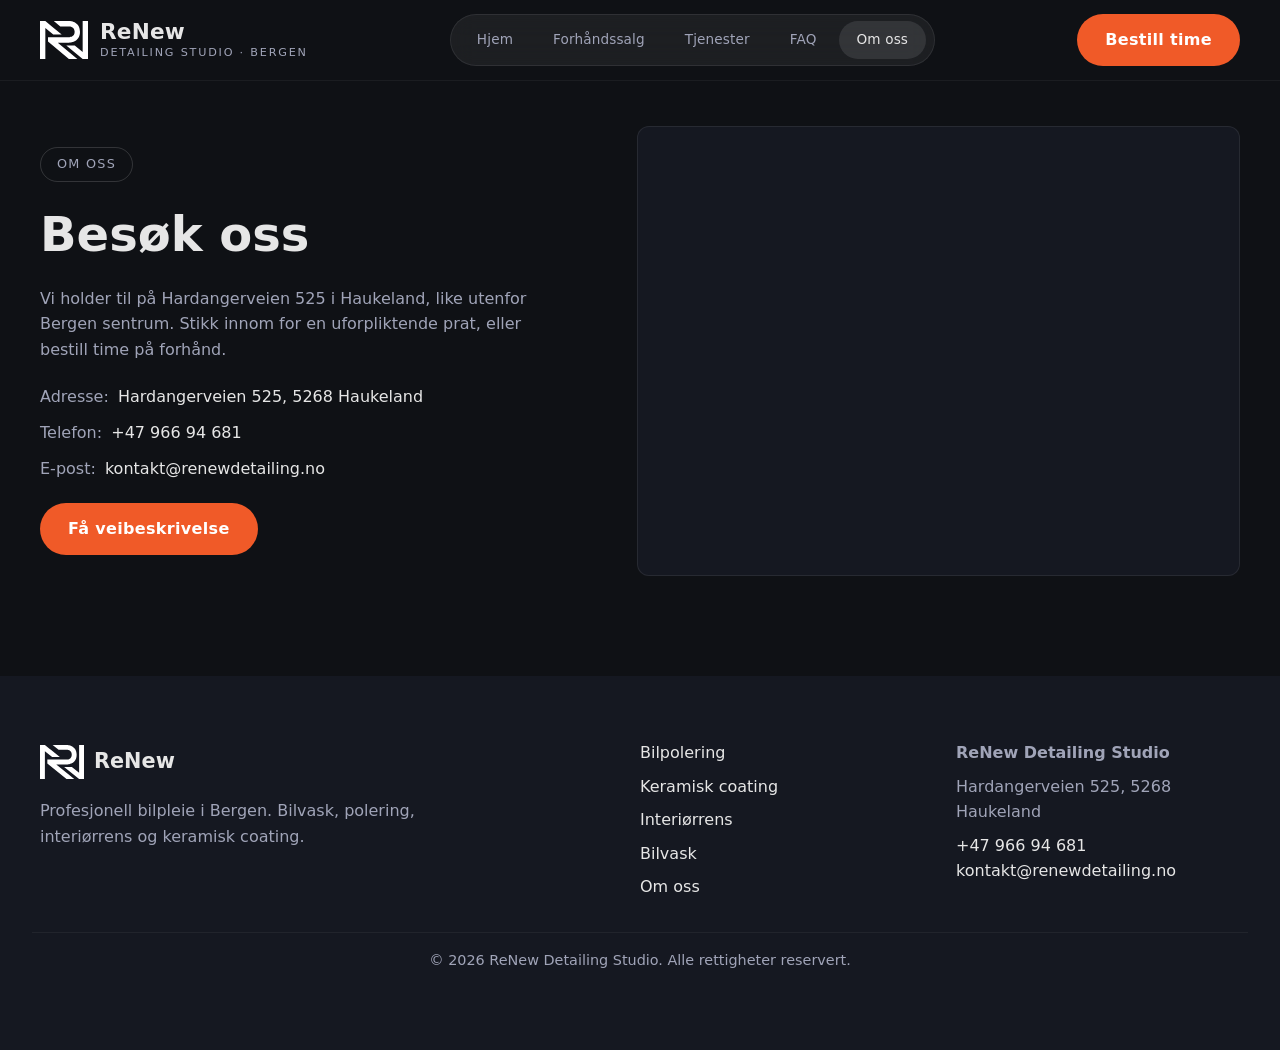
<file: om-oss/index.html>
<!DOCTYPE html>
<html lang="no">
<head>
  <meta charset="UTF-8">
  <meta name="viewport" content="width=device-width, initial-scale=1.0">

  <title>Om oss – Besøk ReNew Detailing Studio i Bergen</title>
  <meta name="description" content="Besøk ReNew Detailing Studio i Bergen. Finn adresse, kart og veibeskrivelse til vårt bilpleiestudio på Hardangerveien 525, 5268 Haukeland.">

  <link rel="icon" href="/favicon.ico">
  <link rel="stylesheet" href="/assets/css/main.css">
</head>

<body>

  <!-- Header -->
  <div id="site-header"></div>

  <main>
    <section class="visit" id="om-oss">
      <div class="visit-inner">

        <!-- Info -->
        <div class="visit-info">
          <span class="section-tag">Om oss</span>
          <h1>Besøk oss</h1>
          <p class="visit-lead">
            Vi holder til på Hardangerveien 525 i Haukeland, like utenfor Bergen sentrum.
            Stikk innom for en uforpliktende prat, eller bestill time på forhånd.
          </p>

          <ul class="visit-contacts">
            <li><span class="label">Adresse:</span> Hardangerveien 525, 5268 Haukeland</li>
            <li><span class="label">Telefon:</span> <a href="tel:+4796694681">+47 966 94 681</a></li>
            <li><span class="label">E-post:</span> <a href="mailto:kontakt@renewdetailing.no">kontakt@renewdetailing.no</a></li>
          </ul>

          <a class="btn-primary visit-cta"
             href="https://www.google.com/maps/dir/?api=1&destination=Hardangerveien%20525%2C%205268%20Haukeland"
             target="_blank" rel="noopener">
            Få veibeskrivelse
          </a>
        </div>

        <!-- Map (keyless embed placeholder) -->
        <div class="visit-map">
          <iframe
            title="Kart til ReNew Detailing Studio, Hardangerveien 525, 5268 Haukeland"
            src="https://maps.google.com/maps?q=Hardangerveien%20525%2C%205268%20Haukeland&z=14&output=embed"
            loading="lazy"
            referrerpolicy="no-referrer-when-downgrade"
            allowfullscreen></iframe>
        </div>

      </div>
    </section>
  </main>

  <!-- Footer -->
  <div id="site-footer"></div>

  <script src="/assets/js/main.js" defer></script>
</body>
</html>
</file>
<file: assets/css/main.css>
/* =====================
   BASE
   ===================== */
@import url("./base/variables.css");
@import url("./base/reset.css");
@import url("./base/typography.css");

/* =====================
   LAYOUT
   ===================== */
@import url("./layout/layout.css");
@import url("./layout/header.css");
@import url("./layout/footer.css");

/* =====================
   SECTIONS
   ===================== */
@import url("./sections/hero.css");
@import url("./sections/feature-block.css");
@import url("./sections/services.css");
@import url("./sections/service-page.css");
@import url("./sections/service-packages.css");
@import url("./sections/faq.css");
@import url("./sections/visit.css");
@import url("./sections/why-us.css");
@import url("./sections/cta.css");
</file>
